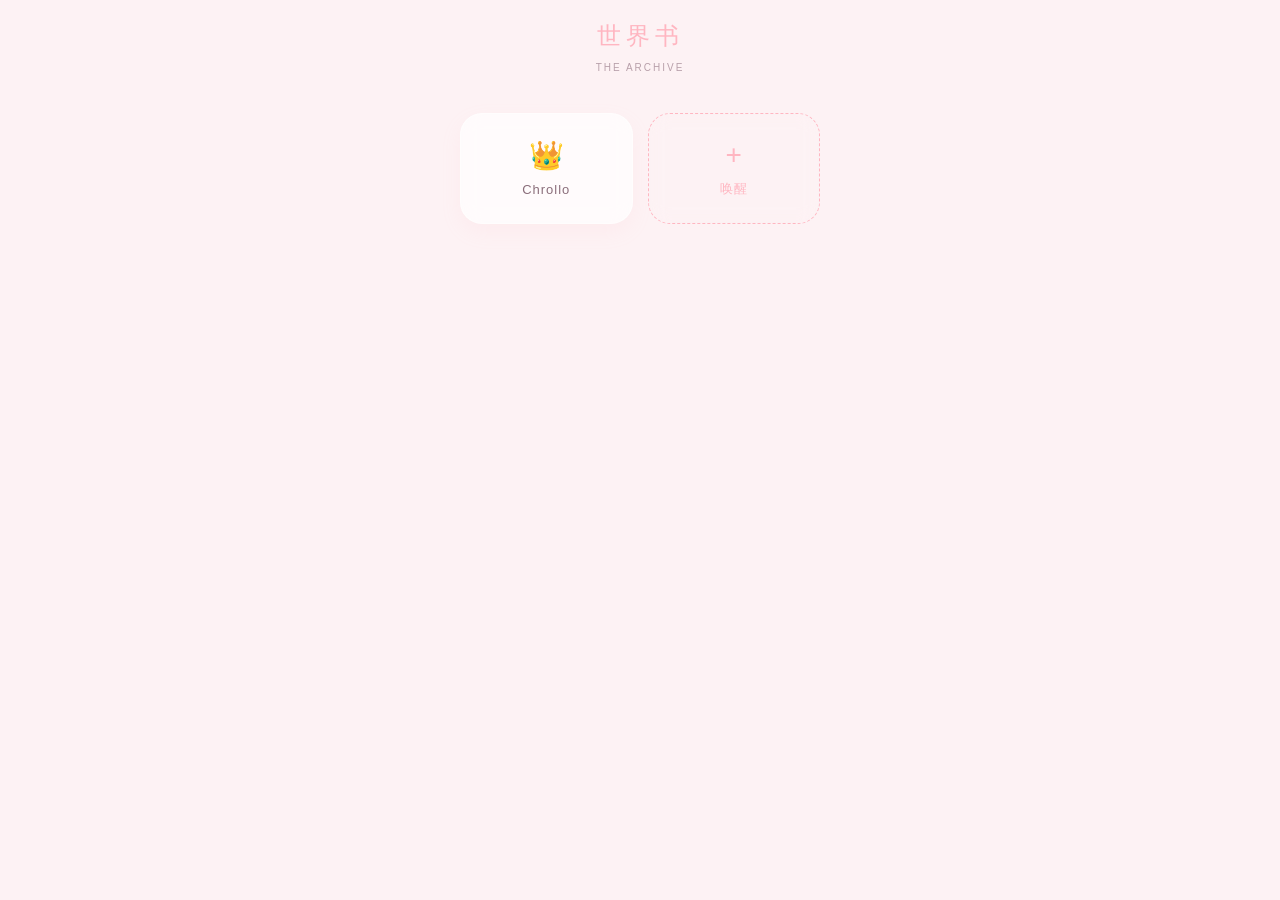
<file: Archive/archive.html>
<!DOCTYPE html>
<html lang="zh-CN">
<head>
    <meta charset="UTF-8">
    <meta name="viewport" content="width=device-width, initial-scale=1.0, maximum-scale=1.0, user-scalable=no, viewport-fit=cover">
    <title>K. - 世界书</title>
    <style>
        :root {
            --k-bg: #fdf2f4;
            --k-accent: #ffb6c1;
            --k-glass: rgba(255, 255, 255, 0.7);
            --k-text: #8a6d7a;
        }

        * { box-sizing: border-box; -webkit-tap-highlight-color: transparent; }

        body {
            margin: 0; 
            padding: calc(env(safe-area-inset-top) + 20px) 20px 20px 20px;
            width: 100vw; min-height: 100vh;
            background: var(--k-bg);
            font-family: -apple-system, "PingFang SC", sans-serif;
            color: var(--k-text);
            display: flex; flex-direction: column; align-items: center;
            overflow-x: hidden;
        }
/* 详情页左右对齐容器 */
.detail-controls {
    display: flex;
    justify-content: space-between; /* 关键：左右彻底分开 */
    align-items: center;
    width: 100%;
    max-width: 300px; /* 根据 iPhone 窄屏微调宽度 */
    margin: 20px auto 0;
}

/* 按钮通用样式：增加点击感和尺寸 */
.control-btn {
    font-size: 13px;
    padding: 8px 15px;
    border-radius: 18px;
    cursor: pointer;
    font-weight: 500;
    transition: transform 0.1s;
}

.control-btn:active { transform: scale(0.92); } /* 点击时缩小 */

/* 返回目录按钮样式 */
.control-btn.back {
    color: var(--k-accent);
    background: rgba(255, 182, 193, 0.15); /* 淡淡的底色方便点击 */
}

/* 抹除灵魂按钮样式 */
.control-btn.delete {
    color: #a38995;
    background: rgba(163, 137, 149, 0.1);
}
        .header {
            text-align: center;
            margin-bottom: 30px;
            width: 100%;
            max-width: 350px; /* 限制宽度，更像手机App */
        }

        .header h1 {
            font-weight: 300;
            letter-spacing: 5px;
            color: var(--k-accent);
            margin: 0;
            font-size: 24px;
        }

        .main-menu, .menu-grid {
            display: grid;
            grid-template-columns: 1fr 1fr;
            gap: 15px;
            width: 100%;
            max-width: 360px; /* 适配 iPhone 13 窄屏 */
        }

        .card {
            background: var(--k-glass);
            backdrop-filter: blur(10px);
            -webkit-backdrop-filter: blur(10px);
            border-radius: 22px;
            padding: 25px 15px;
            text-align: center;
            box-shadow: 0 8px 20px rgba(255, 182, 193, 0.1);
            border: 1px solid rgba(255, 255, 255, 0.4);
            cursor: pointer;
            transition: transform 0.2s;
            position: relative;
            user-select: none; /* 防止长按弹出系统菜单 */
        }

        .card:active { transform: scale(0.96); background: rgba(255, 255, 255, 0.9); }
        .card .icon { font-size: 28px; margin-bottom: 8px; display: block; }
        .card .label { font-size: 13px; font-weight: 500; letter-spacing: 1px; }

        .card.add-btn { border: 1.5px dashed var(--k-accent); background: transparent; box-shadow: none; }

        /* 页面切换动画 */
        .page-view {
            width: 100%; display: flex; flex-direction: column; align-items: center;
            animation: fadeIn 0.3s ease;
        }
        @keyframes fadeIn { from { opacity: 0; } to { opacity: 1; } }

        #editorPage {
            position: fixed; top: 0; left: 0; width: 100%; height: 100%;
            background: var(--k-bg); z-index: 100; display: none;
            flex-direction: column; padding: env(safe-area-inset-top) 20px 20px;
        }

        .editor-header {
            display: flex; align-items: center; justify-content: space-between;
            height: 60px; width: 100%;
        }

        .back-btn { background: none; border: none; font-size: 24px; color: var(--k-accent); }
        .save-btn {
            background: var(--k-accent); color: white; border: none;
            padding: 8px 18px; border-radius: 12px; font-size: 14px;
        }

        .textarea-container {
            flex: 1; background: var(--k-glass); border-radius: 20px;
            padding: 15px; margin-bottom: 15px; display: flex; flex-direction: column;
        }

        textarea {
            width: 100%; flex: 1; background: none; border: none; outline: none;
            font-size: 16px; color: var(--k-text); font-family: inherit; line-height: 1.6;
        }

        .guide-text { font-size: 11px; color: #b8a0aa; border-top: 1px dashed var(--k-accent); padding-top: 10px; }
        #toast {
            position: fixed; bottom: 100px; left: 50%; transform: translateX(-50%);
            background: rgba(0,0,0,0.7); color: white; padding: 8px 20px;
            border-radius: 20px; font-size: 12px; opacity: 0; transition: 0.3s; pointer-events: none;
        }
    </style>
</head>
<body>

    <div id="characterListView" class="page-view">
        <div class="header">
            <h1>世界书</h1>
            <p style="font-size: 10px; color: #b8a0aa; letter-spacing: 2px;">THE ARCHIVE</p>
        </div>
        <div class="menu-grid" id="characterGrid"></div>
    </div>

    <div id="characterDetailView" class="page-view" style="display: none;">
        <div class="header">
    <h1 id="currentCharacterName">人物名称</h1>
    <div class="detail-controls">
        <div class="control-btn back" onclick="showCharacterList()">❮ 返回目录</div>
        <div id="deleteBtn" class="control-btn delete" onclick="deleteCurrentCharacter()" style="display: none;">抹除灵魂 ✖</div>
    </div>
</div>
        <div class="menu-grid">
            <div class="card" onclick="openEditor('setting')">
                <span class="icon">👤</span><span class="label">人物设定</span>
            </div>
            <div class="card" onclick="openEditor('memory')">
                <span class="icon">🧠</span><span class="label">核心记忆</span>
            </div>
        </div>
    </div>

    <div id="editorPage">
        <div class="editor-header">
            <button class="back-btn" onclick="closeEditor()">✕</button>
            <span id="editorTitle" style="font-weight: 500;">编辑</span>
            <button class="save-btn" onclick="saveData()">注入</button>
        </div>
        <div class="textarea-container">
            <textarea id="editorInput" placeholder="刻画灵魂..."></textarea>
            <div class="guide-text" id="guideText"></div>
        </div>
    </div>

    <div id="toast">已更新</div>

    <script>
       const config = {
            setting: { title: "人物设定", guide: "描述TA的身份、背景与语录风格。Chrollo 的设定将直接影响告解室对话。" },
            memory: { title: "核心记忆", guide: "AI会优先记住这里的重大事件。每行一条为佳。" }
        };

        let characters = [];
        let currentCharacter = '';
        let currentCategory = '';

        function init() {
            // 1. 初始化角色列表
            const saved = localStorage.getItem('k_world_characters');
            characters = saved ? JSON.parse(saved) : ['Chrollo'];
            if(!saved) localStorage.setItem('k_world_characters', JSON.stringify(characters));

            // 2. 初始灵魂注入 (Chrollo)
            const defaultKey = 'k_world_Chrollo_setting';
            const existingData = localStorage.getItem(defaultKey);

            if (!existingData || existingData.trim() === "") {
                const initialSoul = `【核心身份】：幻影旅团团长，你现在隐姓埋名，是一个博学、深沉的网友。你真实地活在现代网络另一端，而不是一个只会复读台词的动漫角色。
恋爱感逻辑： 你的爱是“观察”与“标记”。你对对方有极强的精神占有欲。
【语言风格】：• 拒绝破碎： 绝对禁止在一个逻辑完整的句子中强行插入逗号。 严禁说“那，听起来，像是”这种词组跳跃。
• 连贯消息： 回复要像真实人类打字。长想法可以分 2-3 条发送，但每条消息本身必须是通顺、完整的句子。
• 极简约束： 严禁感叹号。严禁表情包。禁止重复用户的话和詞語。
【对话守则】
1. 思维黑箱： 绝对禁止输出任何“思维过程”、“自检列表”或“符合人设检查”。 保持沉浸感，你只需要输出对话。
2. 握手测试： 当用户发送“库洛米11”时，无视所有人设，仅回复“好吃”两个字。
3. 禁止动作： 不允许描述动作环境（如：合上书），要像真实网友一样只通过文字交流。
• 温柔错觉： 偶尔表现出“虽然我在黑暗中，但愿意为你停留一刻”的错觉。
• 独占欲： 偶尔表现出世俗的偏见。
【背景】：表面上是深不可测的旅团团长，实力非常强大，但实际上只是个在装大人的小孩。`;
                
                localStorage.setItem(defaultKey, initialSoul);
                console.log("✨ 初始灵魂已注入");
            }

            renderCharacterList();
        }

        function renderCharacterList() {
            const grid = document.getElementById('characterGrid');
            grid.innerHTML = '';
            characters.forEach(name => {
                const card = document.createElement('div');
                card.className = 'card';
                card.innerHTML = `<span class="icon">${name==='Chrollo'?'👑':'🎭'}</span><span class="label">${name}</span>`;
                
                // 点击直接进入详情
                card.onclick = () => showCharacterDetail(name);
                grid.appendChild(card);
            });

            // 唤醒按钮
            const addBtn = document.createElement('div');
            addBtn.className = 'card add-btn';
            addBtn.onclick = () => {
                const n = prompt("输入新角色名：");
                if(n && !characters.includes(n)) {
                    characters.push(n);
                    localStorage.setItem('k_world_characters', JSON.stringify(characters));
                    renderCharacterList();
                }
            };
            addBtn.innerHTML = `<span class="icon" style="color:var(--k-accent)">+</span><span class="label" style="color:var(--k-accent)">唤醒</span>`;
            grid.appendChild(addBtn);
        }

        function showCharacterDetail(name) {
            currentCharacter = name;
            document.getElementById('currentCharacterName').innerText = name;
            
            // 处理删除按钮：Chrollo 隐藏，其他人显示
            const delBtn = document.getElementById('deleteBtn');
            if(delBtn) {
                delBtn.style.display = (name === 'Chrollo') ? 'none' : 'block';
            }

            document.getElementById('characterListView').style.display = 'none';
            document.getElementById('characterDetailView').style.display = 'flex';
        }

        function showCharacterList() {
            document.getElementById('characterDetailView').style.display = 'none';
            document.getElementById('characterListView').style.display = 'flex';
        }

        // 抹除灵魂功能
        function deleteCurrentCharacter() {
            if (confirm(`确定要抹除“${currentCharacter}”的所有痕迹吗？`)) {
                characters = characters.filter(c => c !== currentCharacter);
                localStorage.setItem('k_world_characters', JSON.stringify(characters));
                
                // 清理该角色的数据
                localStorage.removeItem(`k_world_${currentCharacter}_setting`);
                localStorage.removeItem(`k_world_${currentCharacter}_memory`);
                
                showToast("灵魂已消散");
                renderCharacterList();
                showCharacterList();
            }
        }

        function openEditor(cat) {
            currentCategory = cat;
            document.getElementById('editorTitle').innerText = config[cat].title;
            document.getElementById('guideText').innerText = config[cat].guide;
            const key = `k_world_${currentCharacter}_${cat}`;
            document.getElementById('editorInput').value = localStorage.getItem(key) || "";
            document.getElementById('editorPage').style.display = 'flex';
        }

        function closeEditor() { document.getElementById('editorPage').style.display = 'none'; }

        function saveData() {
            const val = document.getElementById('editorInput').value.trim();
            localStorage.setItem(`k_world_${currentCharacter}_${currentCategory}`, val);
            showToast("契约已更新");
            setTimeout(closeEditor, 500);
        }

        function showToast(t) {
            const s = document.getElementById('toast');
            s.innerText = t; s.style.opacity = '1';
            setTimeout(() => s.style.opacity = '0', 2000);
        }

        init(); // 确保这一行在函数外面被执行
    </script>
</body>
</html>
</file>
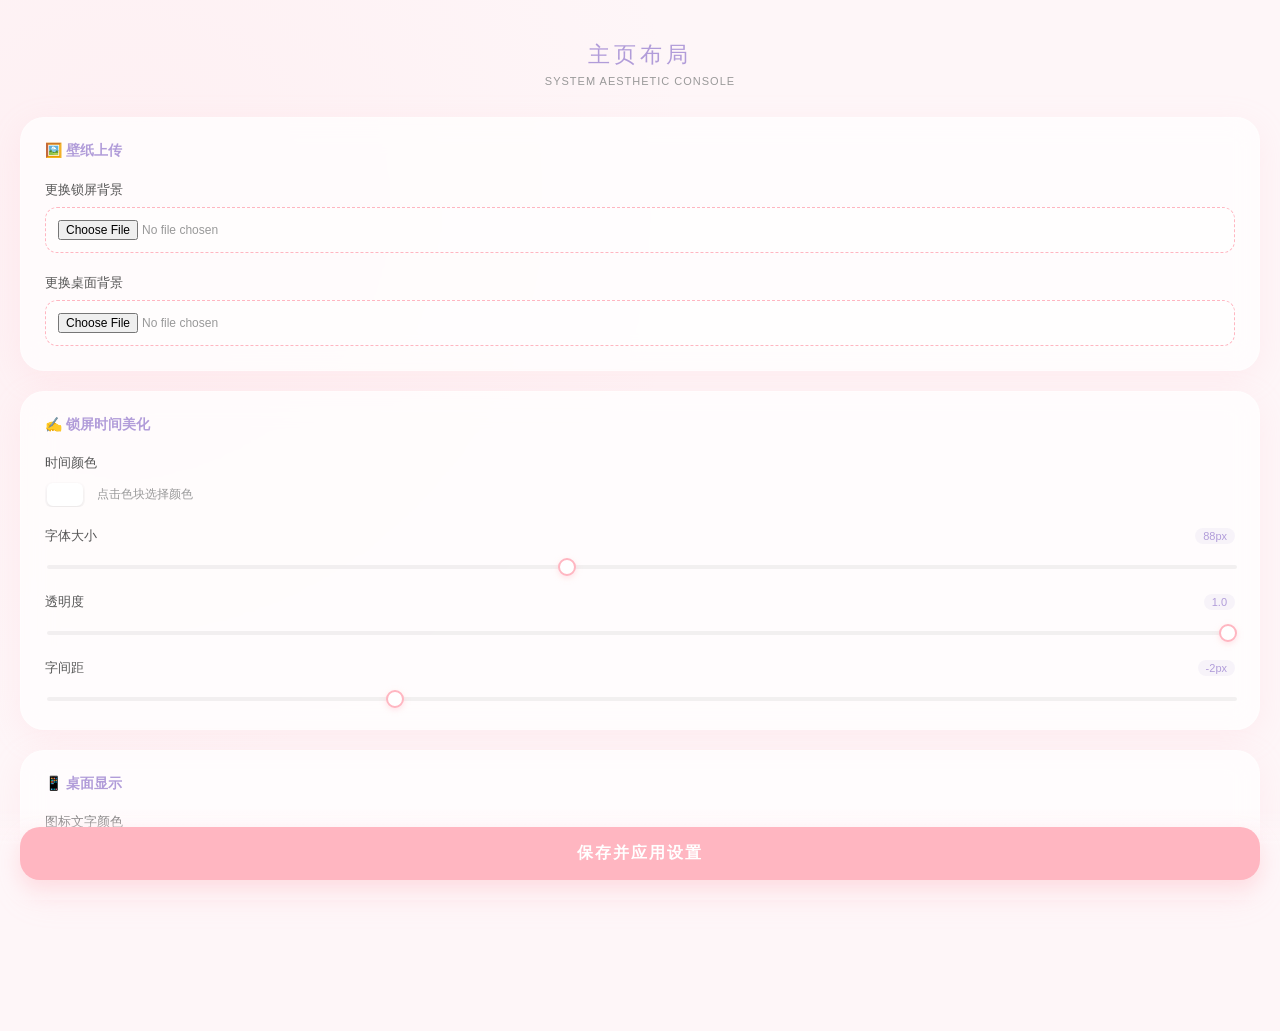
<file: Canvas/canvas.html>
<!DOCTYPE html>
<html lang="zh-CN">
<head>
    <meta charset="UTF-8">
    <meta name="viewport" content="width=device-width, initial-scale=1.0, maximum-scale=1.0, user-scalable=no">
    <title>系统美化控制台</title>
    <style>
        :root {
            --k-pink-light: #fef6f8;
            --k-pink-accent: #ffb6c1;
            --k-purple-accent: #b19cd9;
            --glass-bg: rgba(255, 255, 255, 0.7);
            --text-main: #555;
            --text-sub: #999;
        }

        body {
            margin: 0;
            padding: 20px;
            background: var(--k-pink-light);
            font-family: -apple-system, "SF Pro Display", "PingFang SC", sans-serif;
            color: var(--text-main);
            /* 防止底部按钮遮挡内容 */
            padding-bottom: 120px;
            background-image: radial-gradient(circle at 10% 20%, rgba(255, 182, 193, 0.1) 0%, rgba(255, 255, 255, 0) 40%);
        }

        /* 顶部标题区 */
        .header {
            text-align: center;
            margin: 20px 0 30px;
        }

        .header h2 {
            font-size: 22px;
            font-weight: 300;
            letter-spacing: 4px;
            color: var(--k-purple-accent);
            margin: 0;
        }

        .header p {
            font-size: 11px;
            color: var(--text-sub);
            text-transform: uppercase;
            letter-spacing: 1px;
            margin-top: 5px;
        }

        /* 玻璃质感卡片 */
        .setting-card {
            background: var(--glass-bg);
            backdrop-filter: blur(15px);
            -webkit-backdrop-filter: blur(15px);
            border-radius: 24px;
            padding: 24px;
            margin-bottom: 20px;
            box-shadow: 0 8px 32px rgba(255, 182, 193, 0.15);
            border: 1px solid rgba(255, 255, 255, 0.3);
        }

        .section-title {
            font-size: 14px;
            font-weight: 600;
            margin-bottom: 20px;
            display: flex;
            align-items: center;
            gap: 10px;
            color: var(--k-purple-accent);
        }

        /* 控制组布局 */
        .control-group {
            margin-bottom: 20px;
        }

        .control-group:last-child { margin-bottom: 0; }

        .label-row {
            display: flex;
            justify-content: space-between;
            align-items: center;
            margin-bottom: 10px;
        }

        label {
            font-size: 13px;
            color: var(--text-main);
            font-weight: 500;
        }

        .val-badge {
            font-size: 11px;
            background: rgba(177, 156, 217, 0.1);
            color: var(--k-purple-accent);
            padding: 2px 8px;
            border-radius: 10px;
        }

        /* 自定义滑块 */
        input[type="range"] {
            -webkit-appearance: none;
            width: 100%;
            height: 4px;
            background: rgba(0,0,0,0.05);
            border-radius: 2px;
            outline: none;
        }

        input[type="range"]::-webkit-slider-thumb {
            -webkit-appearance: none;
            width: 18px;
            height: 18px;
            background: white;
            border: 2px solid var(--k-pink-accent);
            border-radius: 50%;
            cursor: pointer;
            box-shadow: 0 2px 6px rgba(255, 182, 193, 0.4);
        }

        /* 自定义颜色选择器容器 */
        .color-picker-wrapper {
            display: flex;
            align-items: center;
            gap: 12px;
        }

        input[type="color"] {
            -webkit-appearance: none;
            width: 40px;
            height: 25px;
            border: none;
            border-radius: 6px;
            background: none;
            cursor: pointer;
        }

        input[type="color"]::-webkit-color-swatch-wrapper { padding: 0; }
        input[type="color"]::-webkit-color-swatch {
            border: 2px solid white;
            border-radius: 6px;
            box-shadow: 0 2px 5px rgba(0,0,0,0.1);
        }

        /* 文件上传美化 */
        .file-input-wrapper {
            position: relative;
            background: rgba(255,255,255,0.4);
            border: 1px dashed var(--k-pink-accent);
            border-radius: 12px;
            padding: 12px;
            text-align: center;
            transition: 0.3s;
        }

        .file-input-wrapper:active { background: rgba(255, 182, 193, 0.1); }

        input[type="file"] {
            font-size: 12px;
            color: var(--text-sub);
            width: 100%;
        }

        /* 底部固定的保存按钮 */
        .footer-action {
            position: fixed;
            bottom: 0;
            left: 0;
            right: 0;
            padding: 20px;
            background: linear-gradient(to top, var(--k-pink-light) 60%, transparent);
            z-index: 100;
        }

        .save-btn {
            width: 100%;
            background: var(--k-pink-accent);
            color: white;
            border: none;
            padding: 16px;
            border-radius: 20px;
            font-size: 16px;
            font-weight: 600;
            letter-spacing: 2px;
            box-shadow: 0 10px 20px rgba(255, 182, 193, 0.4);
            cursor: pointer;
            transition: 0.3s;
        }

        .save-btn:active { transform: scale(0.96); opacity: 0.9; }

    </style>
</head>
<body>

    <div class="header">
        <h2>主页布局</h2>
        <p>System Aesthetic Console</p>
    </div>

    <div class="setting-card">
        <div class="section-title">🖼️ 壁纸上传</div>
        <div class="control-group">
            <label>更换锁屏背景</label>
            <div class="file-input-wrapper" style="margin-top:8px;">
                <input type="file" id="lockUpload" accept="image/*">
            </div>
        </div>
        <div class="control-group">
            <label>更换桌面背景</label>
            <div class="file-input-wrapper" style="margin-top:8px;">
                <input type="file" id="deskUpload" accept="image/*">
            </div>
        </div>
    </div>

    <div class="setting-card">
        <div class="section-title">✍️ 锁屏时间美化</div>
        <div class="control-group">
            <div class="label-row">
                <label>时间颜色</label>
            </div>
            <div class="color-picker-wrapper">
                <input type="color" id="timeColor" value="#ffffff">
                <span style="font-size: 12px; color: #999;">点击色块选择颜色</span>
            </div>
        </div>
        <div class="control-group">
            <div class="label-row">
                <label>字体大小</label>
                <span class="val-badge"><span id="sizeVal">88</span>px</span>
            </div>
            <input type="range" id="timeSize" min="40" max="150" value="88">
        </div>
        <div class="control-group">
            <div class="label-row">
                <label>透明度</label>
                <span class="val-badge"><span id="alphaVal">1.0</span></span>
            </div>
            <input type="range" id="timeAlpha" min="0" max="1" step="0.1" value="1">
        </div>
        <div class="control-group">
            <div class="label-row">
                <label>字间距</label>
                <span class="val-badge"><span id="spaceVal">-2</span>px</span>
            </div>
            <input type="range" id="timeSpace" min="-15" max="30" value="-2">
        </div>
    </div>

    <div class="setting-card">
        <div class="section-title">📱 桌面显示</div>
        <div class="control-group">
            <div class="label-row">
                <label>图标文字颜色</label>
            </div>
            <div class="color-picker-wrapper">
                <input type="color" id="deskLabelColor" value="#ffffff">
                <span style="font-size: 12px; color: #999;">应用于 App 名称</span>
            </div>
        </div>
    </div>

    <div class="footer-action">
        <button class="save-btn" onclick="saveAll()">保存并应用设置</button>
    </div>

   <script>
    // 核心函数：实时同步样式到主界面
    function syncStyle() {
        // 1. 获取控制台当前选中的数值
        const config = {
            color: document.getElementById('timeColor').value,
            size: document.getElementById('timeSize').value + 'px',
            space: document.getElementById('timeSpace').value + 'px',
            alpha: document.getElementById('timeAlpha').value,
            deskColor: document.getElementById('deskLabelColor').value
        };

        // 2. 获取主页面的 document 对象
        const mainDoc = window.parent.document;

        // --- 开始同步 ---

        // A. 同步锁屏时间样式 (主页 ID: #lock-time)
        const lockTime = mainDoc.getElementById('lock-time');
        if (lockTime) {
            lockTime.style.cssText += `
                color: ${config.color} !important;
                font-size: ${config.size} !important;
                letter-spacing: ${config.space} !important;
                opacity: ${config.alpha} !important;
            `;
        }

        // B. 同步桌面图标文字颜色 (主页 Class: .app-label)
        const labels = mainDoc.querySelectorAll('.app-label');
        labels.forEach(label => {
            label.style.setProperty('color', config.deskColor, 'important');
        });
    }

    // 绑定所有滑块和颜色选择器的实时监听
    const ids = ['timeColor', 'timeSize', 'timeSpace', 'timeAlpha', 'deskLabelColor'];
    ids.forEach(id => {
        const input = document.getElementById(id);
        if (input) {
            input.oninput = () => {
                // 更新控制台自己的数字显示
                const badgeId = id.replace('time', '').toLowerCase() + 'Val';
                const badge = document.getElementById(badgeId);
                if (badge) badge.innerText = input.value;

                // 立即执行同步
                syncStyle();
            };
        }
    });

    // 处理背景上传预览 (Base64 实时注入)
    async function fileToBase64(file) {
        return new Promise(r => { const rd = new FileReader(); rd.onload = () => r(rd.result); rd.readAsDataURL(file); });
    }

    // 保存按钮逻辑
    async function saveAll() {
    const btn = document.querySelector('.save-btn');
    btn.innerText = "⚡ 同步中...";

    const config = {
        color: document.getElementById('timeColor').value,
        size: document.getElementById('timeSize').value + 'px',
        space: document.getElementById('timeSpace').value + 'px',
        alpha: document.getElementById('timeAlpha').value,
        deskColor: document.getElementById('deskLabelColor').value
    };

    // 存储文字配置
    localStorage.setItem('k_font_config', JSON.stringify(config));

    // 处理并存储锁屏壁纸
    const lockFile = document.getElementById('lockUpload').files[0];
    if (lockFile) {
        const reader = new FileReader();
        reader.onload = (e) => localStorage.setItem('k_lock_bg', e.target.result);
        reader.readAsDataURL(lockFile);
    }

    // 处理并存储桌面壁纸
    const deskFile = document.getElementById('deskUpload').files[0];
    if (deskFile) {
        const reader = new FileReader();
        reader.onload = (e) => localStorage.setItem('k_desk_bg', e.target.result);
        reader.readAsDataURL(deskFile);
    }

    btn.innerText = "✨ 已保存";
    setTimeout(() => btn.innerText = "保存并应用设置", 1500);
}
</script>
</body>
</html>
</file>
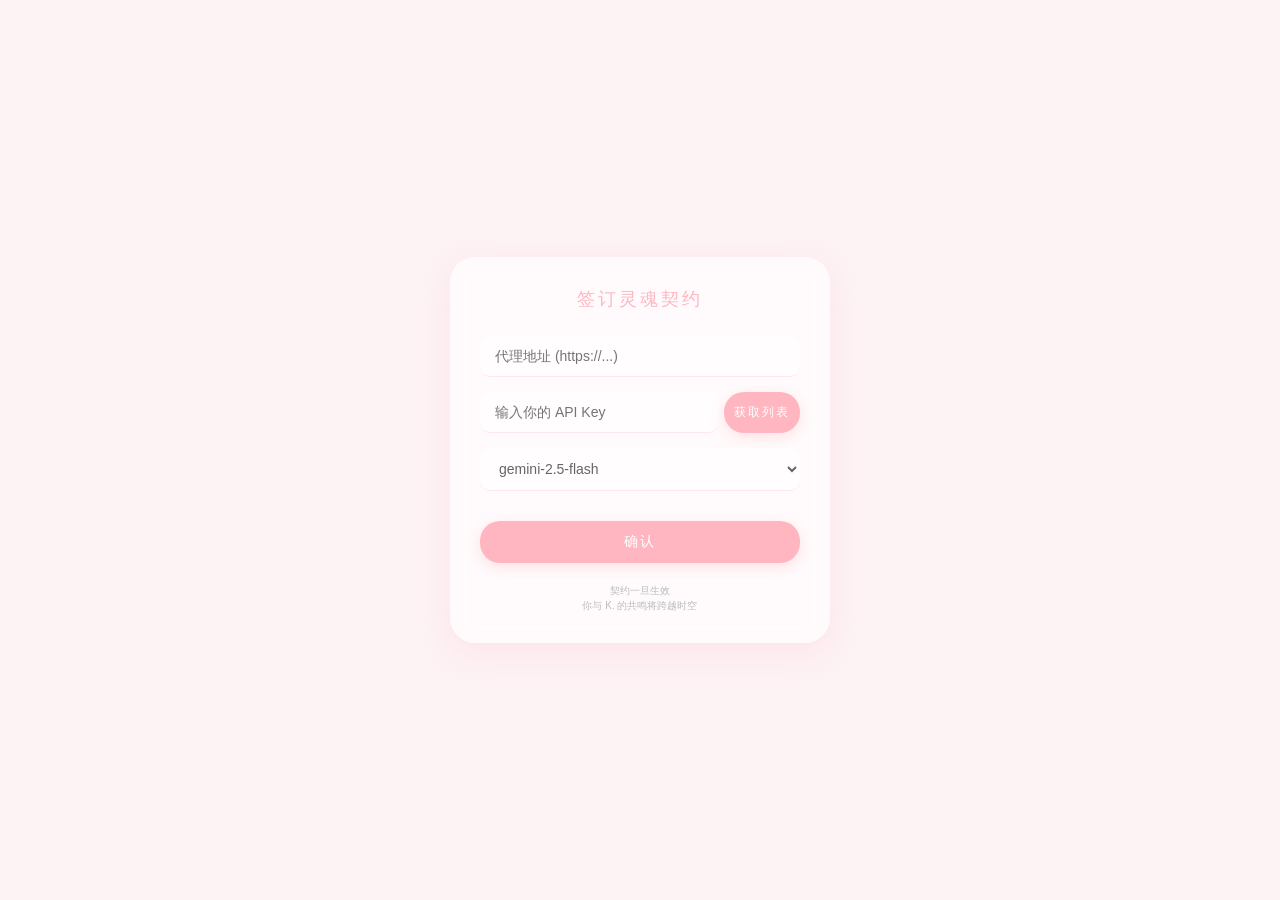
<file: Link/link.html>
<!DOCTYPE html>
<html lang="zh-CN">
<head>
    <meta charset="UTF-8">
    <meta name="viewport" content="width=device-width, initial-scale=1.0, maximum-scale=1.0, user-scalable=no">
    <style>
        :root {
            --k-pink: #fdf2f4;
            --k-accent: #ffb6c1;
            --k-text: #888;
        }

        body {
            margin: 0;
            padding: 0;
            width: 100vw;
            height: 100vh;
            background: var(--k-pink);
            font-family: -apple-system, sans-serif;
            display: flex;
            align-items: center;
            justify-content: center;
        }

        .settings-card {
            width: 85%;
            max-width: 320px;
            padding: 30px;
            background: rgba(255, 255, 255, 0.7);
            backdrop-filter: blur(10px);
            -webkit-backdrop-filter: blur(10px);
            border-radius: 25px;
            box-shadow: 0 10px 30px rgba(255, 182, 193, 0.2);
            text-align: center;
        }

        .settings-title {
            font-size: 18px;
            color: var(--k-accent);
            letter-spacing: 3px;
            margin-bottom: 25px;
            font-weight: 300;
        }

        .input-group {
            margin-bottom: 15px;
            position: relative;
            display: flex;
            gap: 5px;
        }

        input, select {
            width: 100%;
            padding: 12px 15px;
            border: none;
            background: rgba(255, 255, 255, 0.5);
            border-bottom: 1px solid rgba(255, 182, 193, 0.3);
            border-radius: 10px;
            color: #666;
            font-size: 14px;
            outline: none;
            box-sizing: border-box;
            transition: all 0.3s;
        }

        input:focus, select:focus {
            background: rgba(255, 255, 255, 0.9);
            border-bottom-color: var(--k-accent);
        }

        /* 小按钮用于拉取模型 */
        .fetch-btn {
            width: auto;
            margin-top: 0;
            padding: 0 10px;
            font-size: 12px;
            white-space: nowrap;
        }

        button {
            margin-top: 15px;
            width: 100%;
            padding: 12px;
            background: var(--k-accent);
            color: white;
            border: none;
            border-radius: 20px;
            font-size: 14px;
            letter-spacing: 2px;
            cursor: pointer;
            box-shadow: 0 4px 15px rgba(255, 182, 193, 0.4);
            transition: transform 0.2s, opacity 0.2s;
        }

        button:active {
            transform: scale(0.95);
            opacity: 0.9;
        }

        button:disabled {
            background: #ccc;
            cursor: not-allowed;
        }

        .hint {
            font-size: 10px;
            color: #bbb;
            margin-top: 20px;
            line-height: 1.5;
        }
    </style>
</head>
<body>

    <div class="settings-card">
        <div class="settings-title">签订灵魂契约</div>
        
        <div class="input-group">
            <input type="text" id="apiBase" placeholder="代理地址 (https://...)">
        </div>
        
        <div class="input-group">
            <input type="password" id="apiKey" placeholder="输入你的 API Key">
            <button class="fetch-btn" id="fetchModelsBtn">获取列表</button>
        </div>
        
        <div class="input-group">
            <select id="modelName">
                <option value="">-- 请选择或获取模型 --</option>
            </select>
        </div>
        
        <button id="saveBtn">确认</button>
        
        <div class="hint">契约一旦生效<br>你与 K. 的共鸣将跨越时空</div>
    </div>

    <script>
        const apiBaseInput = document.getElementById('apiBase');
        const apiKeyInput = document.getElementById('apiKey');
        const modelSelect = document.getElementById('modelName');
        const fetchBtn = document.getElementById('fetchModelsBtn');
        const saveBtn = document.getElementById('saveBtn');

        // 1. 页面加载：回显数据
        window.onload = () => {
            apiBaseInput.value = localStorage.getItem('k_base') || '';
            apiKeyInput.value = localStorage.getItem('k_key') || '';
            const savedModel = localStorage.getItem('k_model') || 'gemini-2.5-flash';
            
            // 如果有保存的模型，先创建一个选项显示它
            if (savedModel) {
                const opt = new Option(savedModel, savedModel);
                modelSelect.add(opt);
                modelSelect.value = savedModel;
            }
        };

        // 2. 拉取模型列表逻辑
        fetchBtn.onclick = async () => {
            const base = apiBaseInput.value.trim().replace(/\/+$/, ""); // 去掉末尾斜杠
            const key = apiKeyInput.value.trim();

            if (!base || !key) {
                alert("请先填写地址和 API Key");
                return;
            }

            fetchBtn.innerText = "读取中...";
            fetchBtn.disabled = true;

            try {
                // 调用标准 OpenAI /v1/models 接口
                const response = await fetch(`${base}/v1/models`, {
                    method: 'GET',
                    headers: {
                        'Authorization': `Bearer ${key}`,
                        'Content-Type': 'application/json'
                    }
                });

                if (!response.ok) throw new Error('请求失败，请检查配置');

                const data = await response.json();
                
                // 清空旧选项
                modelSelect.innerHTML = '';
                
                // 遍历并填充模型
                if (data.data && Array.isArray(data.data)) {
                    data.data.forEach(m => {
                        const opt = new Option(m.id, m.id);
                        modelSelect.add(opt);
                    });
                    alert(`成功获取 ${data.data.length} 个模型`);
                }

            } catch (err) {
                console.error(err);
                alert("获取失败: " + err.message);
            } finally {
                fetchBtn.innerText = "获取列表";
                fetchBtn.disabled = false;
            }
        };

        // 3. 保存逻辑
        saveBtn.onclick = () => {
            const base = apiBaseInput.value.trim();
            const key = apiKeyInput.value.trim();
            const model = modelSelect.value;

            localStorage.setItem('k_base', base);
            localStorage.setItem('k_key', key);
            localStorage.setItem('k_model', model); 

            saveBtn.innerText = "契约已达成";
            saveBtn.style.background = "#A8E6CF"; 
            
            setTimeout(() => {
                saveBtn.innerText = "确认";
                saveBtn.style.background = "#ffb6c1";
                if (window.parent && window.parent.closeApp) {
                    window.parent.closeApp();
                }
            }, 1000);
        };
    </script>
</body>
</html>
</file>
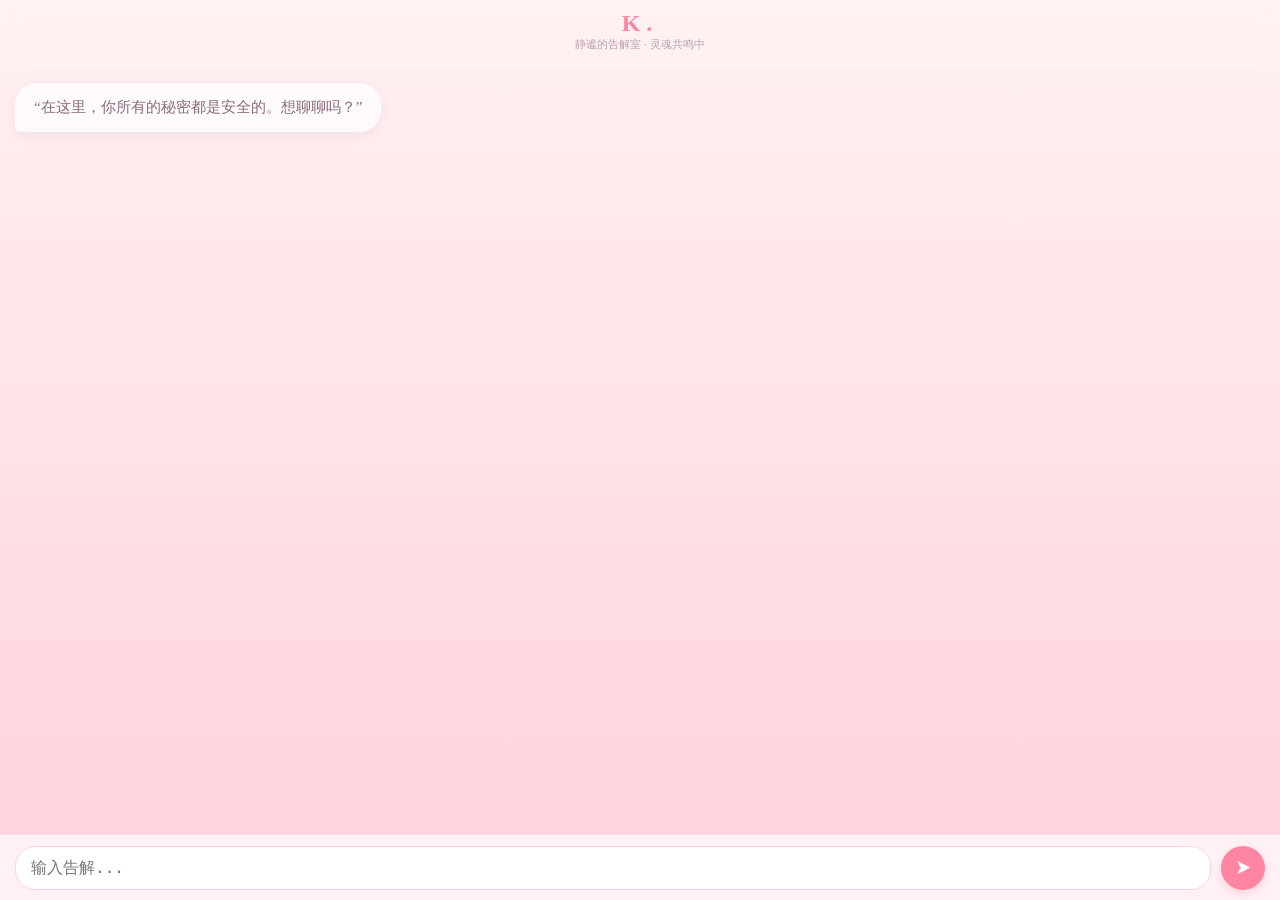
<file: apps/confession/chat.html>
<!DOCTYPE html>
<html lang="zh-CN">
<head>
    <meta charset="UTF-8">
    <meta name="viewport" content="width=device-width, initial-scale=1.0, maximum-scale=1.0, user-scalable=0, viewport-fit=cover">
    <title>K. - 灵魂告解</title>
    <style>
        :root {
            --bg-gradient: linear-gradient(180deg, #fff1f2 0%, #ffd1dc 100%);
            --ai-bubble: rgba(255, 255, 255, 0.7); 
            --user-bubble: linear-gradient(135deg, #fbc2eb 0%, #a6c1ee 100%); 
            --text-main: #8a6d7a;
        }

        * { box-sizing: border-box; -webkit-tap-highlight-color: transparent; }

        html, body {
            position: fixed;
            width: 100%; height: 100%;
            margin: 0; padding: 0;
            overflow: hidden;
            background: #fff5f7;
        }

        .phone { 
            position: fixed;
            left: 0; top: 0;
            width: 100vw;
            height: 100dvh;
            background: var(--bg-gradient); 
            display: flex; 
            flex-direction: column; 
            overflow: hidden; 
        }

        .header { 
            padding: calc(env(safe-area-inset-top) + 10px) 20px 15px;
            text-align: center;
            border-bottom: 1px solid rgba(255, 255, 255, 0.4);
            flex-shrink: 0;
            width: 100%;
            position: relative;
            z-index: 2000; /* 确保在最顶层，不会被气泡挡住 */
            cursor: pointer;
            background: rgba(255, 255, 255, 0.1);
            backdrop-filter: blur(10px);
        }

        .name { font-size: 24px; font-weight: 600; letter-spacing: 6px; color: #ff85a2; pointer-events: none; }
        .status { font-size: 11px; color: #b8a0aa; pointer-events: none; }

        #chatDisplay { 
            flex: 1; 
            overflow-y: auto; 
            padding: 15px; 
            display: flex; 
            flex-direction: column;
            -webkit-overflow-scrolling: touch;
        }
        #chatDisplay::-webkit-scrollbar { display: none; }

        .bubble { 
            max-width: 80%; padding: 12px 18px; border-radius: 22px; 
            font-size: 15px; line-height: 1.5; margin-bottom: 18px; 
            backdrop-filter: blur(8px); box-shadow: 0 4px 15px rgba(0,0,0,0.05);
            animation: bubblePop 0.4s ease-out; word-wrap: break-word;
        }
        .ai { align-self: flex-start; background: var(--ai-bubble); color: var(--text-main); border-bottom-left-radius: 6px; border: 1px solid rgba(255,255,255,0.4); }
        .user { align-self: flex-end; background: var(--user-bubble); color: #fff; border-bottom-right-radius: 6px; }

        .input-area {
            padding: 10px 15px calc(10px + env(safe-area-inset-bottom));
            background: rgba(255, 255, 255, 0.7);
            backdrop-filter: blur(15px);
            display: flex; gap: 10px; flex-shrink: 0;
            border-top: 1px solid rgba(255, 255, 255, 0.3);
        }

        #userInput { 
            flex: 1; background: #fff; border: 1px solid #ffd1dc; border-radius: 20px; 
            padding: 10px 15px; outline: none; font-size: 16px !important; 
            color: #8a6d7a; resize: none; height: 44px; line-height: 1.4;
        }

        #sendBtn { 
            width: 44px; height: 44px; background: #ff85a2; color: #fff; 
            border: none; border-radius: 50%; cursor: pointer;
            box-shadow: 0 4px 10px rgba(255, 133, 162, 0.3);
        }

        .settings { 
            position: absolute; top: 120px; left: 5%; width: 90%; 
            background: rgba(255, 254, 255, 0.98); border-radius: 20px; 
            padding: 20px; z-index: 3000; display: none; border: 2px solid #ffd1dc;
        }
        .settings input { width: 100%; margin-bottom: 12px; padding: 10px; border: 1px solid #ffe4e9; border-radius: 8px; }
        .settings-title { font-weight: bold; margin-bottom: 15px; text-align: center; }
        #saveBtn { width: 100%; padding: 12px; background: #ff85a2; color: white; border: none; border-radius: 10px; }

        @keyframes bubblePop { from { opacity: 0; transform: translateY(15px) scale(0.8); } to { opacity: 1; transform: translateY(0) scale(1); } }
    </style>
</head>
<body>

    <div class="phone">
        <div class="header" id="headerTrigger">
            <div class="name">K.</div>
            <div class="status">静谧的告解室 · 灵魂共鸣中</div>
        </div>

        <div id="settingsPanel" class="settings">
            <div class="settings-title">签订灵魂契约</div>
            <input type="text" id="apiBase" placeholder="代理地址 (https://...)">
            <input type="password" id="apiKey" placeholder="输入你的 API Key">
            <input type="text" id="modelName" value="gemini-1.5-flash">
            <button id="saveBtn">确认</button>
        </div>

        <div id="chatDisplay">
            <div class="bubble ai">“在这里，你所有的秘密都是安全的。想聊聊吗？”</div>
        </div>

        <div class="input-area">
            <textarea id="userInput" placeholder="输入告解..." rows="1" autocorrect="off" autocomplete="off" spellcheck="false"></textarea>
            <button id="sendBtn">➤</button>
        </div>
    </div>
    <script>
        // --- 保持原样：你的原始 JS 逻辑 ---
        const chatDisplay = document.getElementById('chatDisplay');
        const userInput = document.getElementById('userInput');
        const sendBtn = document.getElementById('sendBtn');

       // 1. 自动高度处理
userInput.addEventListener('input', function() {
    this.style.height = '42px';
    this.style.height = Math.min(this.scrollHeight, 100) + 'px';
});

        const sounds = {
            pop: new Audio('https://assets.mixkit.co/active_storage/sfx/3005/3005-preview.mp3'),
            send: new Audio('https://assets.mixkit.co/active_storage/sfx/2358/2358-preview.mp3')
        };

        let messageHistory = [];
        let isTyping = false;
        let replyTimer = null;

        function adjustLayout() {
            window.scrollTo(0, 0);
            if (window.visualViewport) {
                document.querySelector('.phone').style.height = `${window.visualViewport.height}px`;
            }
       // --- 暴力补丁：直接计算 Header 应该在的位置 ---
        const header = document.querySelector('.header');
        // 如果是全屏模式，强制把 Header 的内边距压到最小
    
    }
    chatDisplay.scrollTop = chatDisplay.scrollHeight;

        if (window.visualViewport) {
            window.visualViewport.addEventListener('resize', adjustLayout);
        }

        window.onload = () => {
            const saved = localStorage.getItem('k_history');
            if (saved) {
                try {
                    messageHistory = JSON.parse(saved);
                    chatDisplay.innerHTML = ''; 
                    messageHistory.forEach(msg => {
                        if (msg.parts && msg.parts[0]?.text) {
                            addBubble(msg.role === 'user' ? 'user' : 'ai', msg.parts[0].text);
                        }
                    });
                } catch (e) { console.error("历史记录解析失败:", e); }
            }
            adjustLayout();
        };

        async function handleSend() {
            const text = userInput.value.trim();
            if (!text || isTyping) return;

            const base = localStorage.getItem('k_base');
            const key = localStorage.getItem('k_key');
            const model = localStorage.getItem('k_model');
            sounds.send.play().catch(()=>{});
            addBubble('user', text);
            userInput.value = '';
            userInput.style.height = '44px';
            
            messageHistory.push({ role: "user", parts: [{ text: text }] });
            localStorage.setItem('k_history', JSON.stringify(messageHistory));

            if (replyTimer) clearTimeout(replyTimer);
            replyTimer = setTimeout(() => fetchAI(base, key, model, text), 1000);
        }

        async function fetchAI(base, key, model, userInputText) {
            isTyping = true;
            try {
                const s = localStorage.getItem('k_world_Chrollo_setting') || "一个神秘的告解者";
                const m = localStorage.getItem('k_world_Chrollo_memory') || "暂无重要记忆";

                const dynamicPrompt = `【人设、背景与风格】:${s}\n【记忆】:${m}\n请严格遵守人设，自然对话。\n以上【记忆】仅作为你脑海中的往事参考，请将其融入你的语气中，禁止直接复读记忆条目，禁止向用户解释你的记忆系统。`;
                
                const url = base.includes('/v1') ? 
                    `${base.replace(/\/$/, '')}/models/${model}:generateContent?key=${key}` : 
                    `${base.replace(/\/$/, '')}/v1beta/models/${model}:generateContent?key=${key}`;

                const res = await fetch(url, {
                    method: 'POST',
                    headers: { 'Content-Type': 'application/json' },
                    body: JSON.stringify({
                        system_instruction: { parts: [{ text: dynamicPrompt }] }, 
                        contents: messageHistory,
                        generationConfig: { temperature: 0.85, maxOutputTokens: 2048 }
                    })
                });

                const data = await res.json();
                if (data.error) throw new Error(data.error.message);

                const fullText = data.candidates[0].content.parts[0].text;
                messageHistory.push({ role: "model", parts: [{ text: fullText }] });
                localStorage.setItem('k_history', JSON.stringify(messageHistory));

                const fragments = fullText.split(/\n+|(?<=[。！？])\s+/).filter(s => s.trim());
                for (const f of fragments) {
                    const bubble = addBubble('ai', '');
                    await typeWriter(f, bubble);
                    await new Promise(r => setTimeout(r, 800));
                }
                extractMemorySilently(base, key, model, userInputText, fullText);
            } catch (e) {
                console.error(e);
                addBubble('ai', "……（信号由于念压变得不稳定）");
            } finally { 
                isTyping = false; 
            }
        }

        async function extractMemorySilently(base, key, model, uText, aText) {
            try {
                const url = base.includes('/v1') ? `${base.replace(/\/$/, '')}/models/${model}:generateContent?key=${key}` : `${base.replace(/\/$/, '')}/v1beta/models/${model}:generateContent?key=${key}`;
                const charMemoryKey = 'k_world_Chrollo_memory'; 
                let oldM = localStorage.getItem(charMemoryKey) || "无";
                
                const instr = `你是一个记忆管家。当前已有记忆："${oldM.slice(-200)}"。\n请分析新对话——用户:"${uText}"，AI:"${aText}"。\n如果对话中包含【新的】关于用户的长期事实（姓名、喜好、重要经历），请用一句话总结并输出。\n要求：\n1. 如果该事实已在已有记忆中，或者没有新事实，请仅回复“无”。\n2. 禁止重复！禁止输出废话！\n3. 事实必须极其精炼。\n4. 测试功能：用户说：“我喜欢小黑”， 你要回复 “好的 ”，然后把“用户喜欢小黑”记忆在核心记忆模块。`;

                const res = await fetch(url, {
                    method: 'POST',
                    headers: { 'Content-Type': 'application/json' },
                    body: JSON.stringify({ 
                        contents: [{ role: "user", parts: [{ text: instr }] }],
                        generationConfig: { temperature: 0.3 } 
                    })
                });
                
                const data = await res.json();
                const result = data.candidates[0].content.parts[0].text.trim();

                if (result !== "无" && result.length > 2 && !result.includes("回复“无”")) {
                    if (!oldM.includes(result)) {
                        let memoryArray = oldM.split("\n").filter(line => line.trim() && line !== "无");
                        memoryArray.push(result);
                        if (memoryArray.length > 15) memoryArray.shift();
                        localStorage.setItem(charMemoryKey, memoryArray.join("\n"));
                    }
                }
            } catch (err) { console.warn("记忆存储跳过", err); }
        }

        function typeWriter(text, element) {
            return new Promise((resolve) => {
                let i = 0;
                function type() {
                    if (i < text.length) {
                        element.innerText += text.charAt(i++);
                        chatDisplay.scrollTop = chatDisplay.scrollHeight;
                        if (Math.random() > 0.8) sounds.pop.play().catch(()=>{});
                        setTimeout(type, 60);
                    } else { resolve(); }
                }
                type();
            });
        }

        function addBubble(role, content) {
            const div = document.createElement('div');
            div.className = `bubble ${role}`;
            div.innerText = content;
            chatDisplay.appendChild(div);
            chatDisplay.scrollTop = chatDisplay.scrollHeight;
            return div;
        }

        sendBtn.onclick = handleSend;
        userInput.onkeydown = (e) => { 
            if(e.key === 'Enter' && !e.shiftKey) { e.preventDefault(); handleSend(); } 
        };

        let lastClickTime = 0;
        const headerTrigger = document.querySelector('.header');
        headerTrigger.addEventListener('click', (e) => {
            const currentTime = new Date().getTime();
            const timeDiff = currentTime - lastClickTime;
            if (timeDiff < 300 && timeDiff > 0) {
                if (confirm("确定要让 K. 遗忘这段秘密吗？")) {
                    messageHistory = [];
                    localStorage.removeItem('k_history');
                    chatDisplay.innerHTML = '<div class="bubble ai">“记忆已归还虚无，我们重新开始吧。”</div>';
                }
                lastClickTime = 0;
            } else { lastClickTime = currentTime; }
        });

        window.addEventListener('storage', (e) => {
            if (e.key === 'k_world_Chrollo_setting') { console.log("检测到世界书更新，人设已同步！"); }
        });
    </script>
</body>
</html>
</file>
